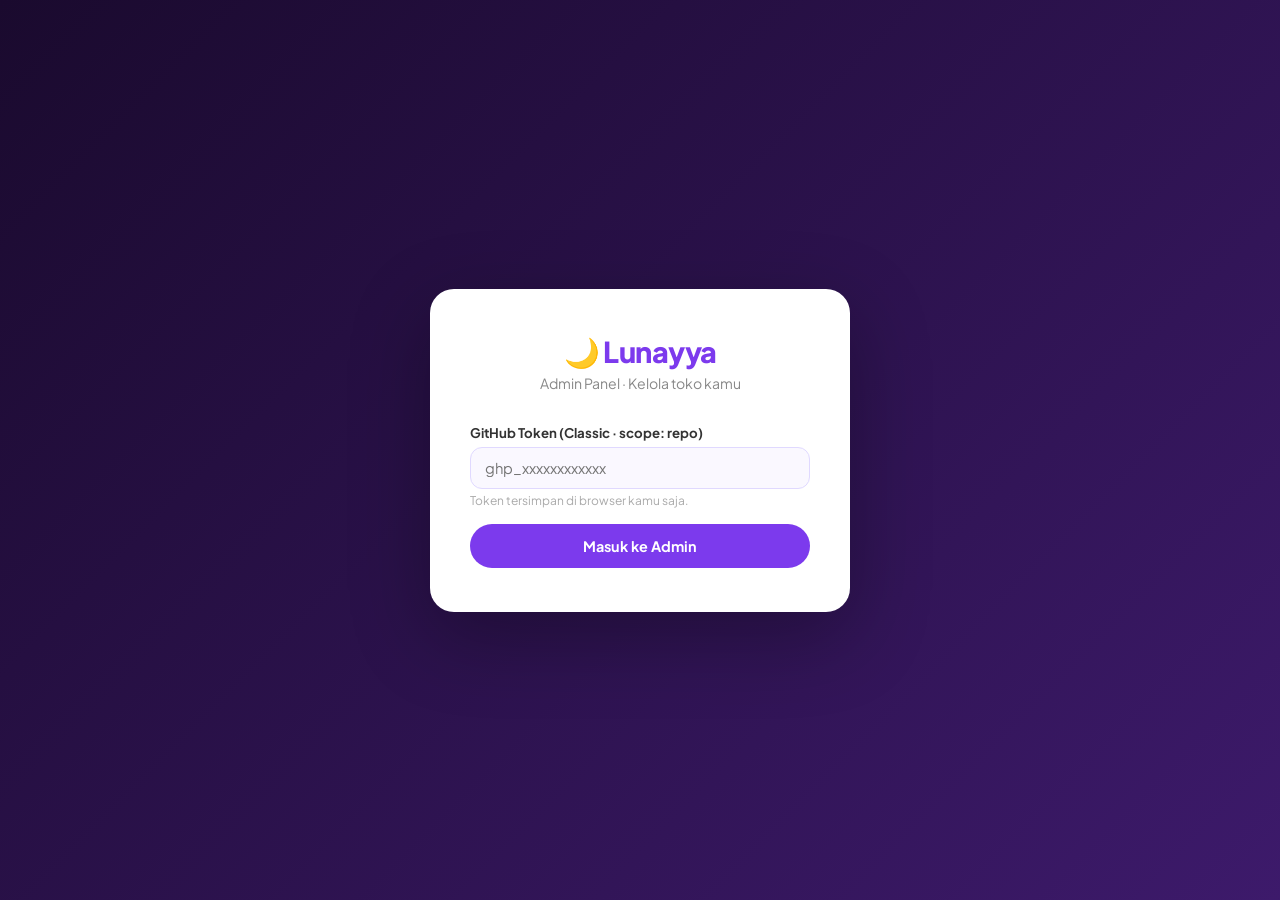
<file: admin.html>
<!DOCTYPE html>
<html lang="id">
<head>
  <meta charset="UTF-8"/>
  <meta name="viewport" content="width=device-width, initial-scale=1.0"/>
  <title>Admin – Lunayya</title>
  <link rel="preconnect" href="https://fonts.googleapis.com"/>
  <link href="https://fonts.googleapis.com/css2?family=Plus+Jakarta+Sans:wght@400;600;700;800&display=swap" rel="stylesheet"/>
  <style>
    *,*::before,*::after{box-sizing:border-box;margin:0;padding:0}
    body{font-family:'Plus Jakarta Sans',system-ui,sans-serif;background:#f8f7ff;color:#1a1a1a;min-height:100vh}
    :root{--purple:#7c3aed;--purple-dark:#5b21b6;--purple-light:#ede9fe;--radius:14px}

    /* LOGIN */
    #loginScreen{display:flex;align-items:center;justify-content:center;min-height:100vh;padding:20px;background:linear-gradient(135deg,#1a0a2e,#3d1a6b)}
    .login-box{background:#fff;border-radius:24px;padding:44px 40px;max-width:420px;width:100%;box-shadow:0 24px 80px rgba(0,0,0,.3);text-align:center}
    .login-logo{font-size:1.8rem;font-weight:800;color:var(--purple);margin-bottom:4px;letter-spacing:-.02em}
    .login-sub{color:#888;font-size:.88rem;margin-bottom:32px}
    .form-group{margin-bottom:16px;text-align:left}
    .form-group label{display:block;font-size:.83rem;font-weight:700;margin-bottom:6px;color:#333}
    .form-group input,.form-group textarea{width:100%;padding:11px 14px;border:1.5px solid #e0d9ff;border-radius:12px;font-size:.92rem;font-family:inherit;background:#faf8ff}
    .form-group input:focus,.form-group textarea:focus{outline:none;border-color:var(--purple)}
    .btn{display:inline-flex;align-items:center;justify-content:center;gap:7px;padding:11px 24px;border-radius:99px;font-weight:700;font-size:.9rem;cursor:pointer;border:2px solid transparent;transition:all .2s;font-family:inherit}
    .btn-primary{background:var(--purple);color:#fff}
    .btn-primary:hover{background:var(--purple-dark)}
    .btn-block{width:100%}
    .btn-danger{background:#fee2e2;color:#dc2626;border-color:#fca5a5}
    .btn-danger:hover{background:#fecaca}
    .btn-sm{padding:7px 16px;font-size:.8rem}
    .btn-outline{background:transparent;color:var(--purple);border-color:var(--purple)}
    .btn-outline:hover{background:var(--purple-light)}
    .btn-ghost{background:transparent;color:#888;border-color:#ddd}
    .btn-ghost:hover{background:#f5f5f5}
    .err-msg{color:#dc2626;font-size:.8rem;margin-top:10px;display:none}
    .hint{font-size:.75rem;color:#aaa;margin-top:4px}

    /* ADMIN LAYOUT */
    #adminScreen{display:none;min-height:100vh}
    .topbar{background:#fff;border-bottom:1px solid #ede9fe;padding:0 28px;height:62px;display:flex;align-items:center;gap:16px;position:sticky;top:0;z-index:10;box-shadow:0 2px 12px rgba(124,58,237,.06)}
    .topbar-brand{font-weight:800;font-size:1.15rem;color:var(--purple);flex:1;letter-spacing:-.02em}
    .topbar a{font-size:.83rem;color:#666;text-decoration:none;font-weight:600}
    .topbar a:hover{color:var(--purple)}
    .admin-body{max-width:980px;margin:0 auto;padding:32px 20px}

    /* TABS */
    .tabs{display:flex;gap:4px;background:#ede9fe;border-radius:12px;padding:4px;margin-bottom:28px;flex-wrap:wrap}
    .tab-btn{padding:9px 20px;border:none;border-radius:9px;font-weight:700;font-size:.83rem;cursor:pointer;background:transparent;color:#888;transition:all .2s;font-family:inherit}
    .tab-btn.active{background:#fff;color:var(--purple);box-shadow:0 2px 10px rgba(124,58,237,.12)}

    /* CARDS */
    .card{background:#fff;border-radius:var(--radius);padding:26px;box-shadow:0 2px 16px rgba(124,58,237,.06);margin-bottom:20px;border:1.5px solid #f0ebff}
    .card-title{font-size:1rem;font-weight:800;margin-bottom:18px;padding-bottom:12px;border-bottom:1.5px solid #f5f0ff;color:#1a1a1a}

    /* FORM */
    .form-row{display:grid;grid-template-columns:1fr 1fr;gap:14px}
    .form-row .form-group{margin-bottom:0}
    .form-group textarea{resize:vertical}
    .form-actions{display:flex;gap:10px;margin-top:18px;flex-wrap:wrap}
    .emoji-grid{display:flex;flex-wrap:wrap;gap:7px;margin-top:8px}
    .emoji-opt{font-size:1.4rem;cursor:pointer;padding:6px 8px;border-radius:8px;border:2px solid transparent;transition:all .15s}
    .emoji-opt:hover,.emoji-opt.selected{border-color:var(--purple);background:var(--purple-light)}
    input[type=checkbox]{width:16px;height:16px;accent-color:var(--purple);margin-right:6px;cursor:pointer}

    /* UPLOAD AREA */
    .upload-area{
      border:2px dashed #d8d0ff;border-radius:var(--radius);
      padding:22px 16px;text-align:center;cursor:pointer;
      transition:border-color .2s,background .2s;
      position:relative;overflow:hidden;
      background:#faf8ff;min-height:110px;
      display:flex;flex-direction:column;align-items:center;justify-content:center;gap:7px;
    }
    .upload-area:hover,.upload-area.drag{border-color:var(--purple);background:var(--purple-light)}
    .upload-area input[type=file]{position:absolute;inset:0;opacity:0;cursor:pointer;width:100%;height:100%}
    .upload-icon{font-size:1.8rem}
    .upload-label{font-size:.85rem;color:#666;font-weight:600}
    .upload-hint{font-size:.74rem;color:#bbb}
    .preview-img{width:100%;max-height:180px;object-fit:contain;border-radius:10px;margin-top:6px;display:none}
    .preview-img.show{display:block}
    .remove-img-btn{
      position:absolute;top:8px;right:8px;
      background:#fff;border:1.5px solid #eee;border-radius:50%;
      width:28px;height:28px;cursor:pointer;font-size:.9rem;
      display:none;align-items:center;justify-content:center;z-index:2;
      transition:background .2s;
    }
    .remove-img-btn:hover{background:#fee2e2}
    .remove-img-btn.show{display:flex}

    /* MULTI IMAGE UPLOAD */
    .multi-img-wrap{display:flex;flex-wrap:wrap;gap:10px;margin-top:4px}
    .multi-img-slot{
      width:90px;height:90px;border-radius:12px;
      border:2px dashed #d8d0ff;background:#faf8ff;
      position:relative;overflow:hidden;cursor:pointer;
      display:flex;flex-direction:column;align-items:center;justify-content:center;gap:4px;
      flex-shrink:0;transition:border-color .2s,background .2s;
    }
    .multi-img-slot:hover{border-color:var(--purple);background:var(--purple-light)}
    .multi-img-slot input[type=file]{position:absolute;inset:0;opacity:0;cursor:pointer;width:100%;height:100%}
    .multi-img-slot img{position:absolute;inset:0;width:100%;height:100%;object-fit:cover;border-radius:10px}
    .multi-img-slot .slot-icon{font-size:1.3rem;position:relative;z-index:1}
    .multi-img-slot .slot-label{font-size:.65rem;color:#bbb;position:relative;z-index:1}
    .multi-img-slot .slot-del{
      position:absolute;top:3px;right:3px;z-index:5;
      background:rgba(0,0,0,.55);color:#fff;border:none;border-radius:50%;
      width:20px;height:20px;cursor:pointer;font-size:.7rem;
      display:none;align-items:center;justify-content:center;line-height:1;
    }
    .multi-img-slot .slot-del.show{display:flex}
    .multi-img-slot .slot-del:hover{background:rgba(220,38,38,.85)}
    .multi-img-add{
      width:90px;height:90px;border-radius:12px;
      border:2px dashed #d8d0ff;background:#faf8ff;
      display:flex;flex-direction:column;align-items:center;justify-content:center;gap:4px;
      cursor:pointer;position:relative;flex-shrink:0;transition:border-color .2s,background .2s;
    }
    .multi-img-add:hover{border-color:var(--purple);background:var(--purple-light)}
    .multi-img-add input[type=file]{position:absolute;inset:0;opacity:0;cursor:pointer;width:100%;height:100%}
    .multi-img-add .add-icon{font-size:1.4rem;color:#c4b5fd}
    .multi-img-add .add-label{font-size:.65rem;color:#bbb}

    /* PROGRESS */
    .progress-bar-wrap{width:100%;background:#ede9fe;border-radius:99px;height:5px;margin-top:8px;display:none}
    .progress-bar{height:100%;background:var(--purple);border-radius:99px;width:0;transition:width .4s}
    .progress-bar-wrap.show{display:block}

    /* PRODUCT LIST */
    .product-list{display:flex;flex-direction:column;gap:11px}
    .product-row{display:flex;align-items:center;gap:14px;padding:13px 16px;background:#fff;border-radius:var(--radius);box-shadow:0 1px 8px rgba(124,58,237,.06);transition:box-shadow .2s;border:1.5px solid #f5f0ff}
    .product-row:hover{box-shadow:0 4px 20px rgba(124,58,237,.12)}
    .product-thumb{width:52px;height:52px;border-radius:10px;object-fit:cover;background:#f5f0ff;flex-shrink:0;display:flex;align-items:center;justify-content:center;font-size:1.8rem;overflow:hidden}
    .product-thumb img{width:100%;height:100%;object-fit:cover}
    .product-info{flex:1;min-width:0}
    .product-info strong{display:block;font-size:.92rem;white-space:nowrap;overflow:hidden;text-overflow:ellipsis}
    .product-info span{font-size:.78rem;color:#888}
    .product-price{font-weight:800;color:var(--purple);font-size:.93rem;white-space:nowrap}
    .product-actions{display:flex;gap:7px;flex-shrink:0}
    .badge-off{display:inline-block;background:#fee2e2;color:#dc2626;border-radius:99px;padding:1px 9px;font-size:.7rem;font-weight:700;margin-left:5px}

    /* TESTIMONI GRID */
    .testi-upload-grid{display:grid;grid-template-columns:repeat(auto-fill,minmax(160px,1fr));gap:14px}
    .testi-slot{
      aspect-ratio:4/5;border-radius:var(--radius);
      border:2px dashed #d8d0ff;background:#faf8ff;
      position:relative;overflow:hidden;cursor:pointer;
      display:flex;align-items:center;justify-content:center;
      flex-direction:column;gap:6px;transition:border-color .2s,background .2s;
    }
    .testi-slot:hover{border-color:var(--purple);background:var(--purple-light)}
    .testi-slot input[type=file]{position:absolute;inset:0;opacity:0;cursor:pointer}
    .testi-slot img{position:absolute;inset:0;width:100%;height:100%;object-fit:cover}
    .testi-slot-icon{font-size:1.6rem;position:relative;z-index:1}
    .testi-slot-label{font-size:.74rem;color:#aaa;position:relative;z-index:1}
    .testi-del-btn{
      position:absolute;top:6px;right:6px;z-index:5;
      background:#fff;border:1.5px solid #eee;border-radius:50%;
      width:26px;height:26px;cursor:pointer;font-size:.82rem;
      display:none;align-items:center;justify-content:center;
    }
    .testi-del-btn:hover{background:#fee2e2}
    .testi-del-btn.show{display:flex}

    /* HERO SLOTS */
    .hero-slots{display:grid;grid-template-columns:repeat(3,1fr);gap:16px}
    .hero-slot{
      aspect-ratio:3/4;border-radius:var(--radius);
      border:2px dashed #d8d0ff;background:#faf8ff;
      position:relative;overflow:hidden;cursor:pointer;
      display:flex;flex-direction:column;align-items:center;justify-content:center;gap:8px;
      transition:border-color .2s,background .2s;
    }
    .hero-slot:hover{border-color:var(--purple);background:var(--purple-light)}
    .hero-slot input[type=file]{position:absolute;inset:0;opacity:0;cursor:pointer}
    .hero-slot img{position:absolute;inset:0;width:100%;height:100%;object-fit:cover}
    .hero-slot-num{font-size:2rem;font-weight:800;color:#d8d0ff;position:relative;z-index:1}
    .hero-slot-label{font-size:.78rem;color:#bbb;position:relative;z-index:1;text-align:center;padding:0 8px}
    .hero-slot-del{
      position:absolute;top:8px;right:8px;z-index:5;
      background:#fff;border:1.5px solid #eee;border-radius:50%;
      width:28px;height:28px;cursor:pointer;font-size:.88rem;
      display:none;align-items:center;justify-content:center;
    }
    .hero-slot-del:hover{background:#fee2e2}
    .hero-slot-del.show{display:flex}

    /* LOGO PREVIEW */
    .logo-preview-box{
      display:flex;align-items:center;gap:20px;
      background:#faf8ff;border-radius:var(--radius);
      border:1.5px solid #ede9fe;padding:20px;margin-top:16px;
    }
    .logo-preview-box img{max-height:60px;max-width:200px;object-fit:contain}
    .logo-preview-box .placeholder{font-size:1.4rem;font-weight:800;color:var(--purple)}

    /* ORDERS */
    .order-row{padding:16px;background:#fff;border-radius:var(--radius);box-shadow:0 1px 8px rgba(124,58,237,.06);margin-bottom:11px;border:1.5px solid #f5f0ff}
    .order-header{display:flex;align-items:center;gap:10px;margin-bottom:8px;flex-wrap:wrap}
    .order-num{background:var(--purple-light);color:var(--purple);border-radius:99px;padding:3px 12px;font-size:.78rem;font-weight:800}
    .order-time{font-size:.76rem;color:#aaa;margin-left:auto}
    .order-detail{font-size:.83rem;color:#444;line-height:1.9}
    .order-items{background:#f8f7ff;border-radius:10px;padding:10px 14px;margin:8px 0;font-size:.82rem}

    /* TOAST */
    .toast{position:fixed;bottom:28px;left:50%;transform:translateX(-50%);background:#1a0a2e;color:#fff;padding:12px 28px;border-radius:99px;font-size:.86rem;font-weight:600;z-index:999;opacity:0;transition:opacity .3s;pointer-events:none;white-space:nowrap;border:1px solid rgba(192,132,252,.3)}
    .toast.show{opacity:1}

    /* SPINNER */
    .spinner{display:inline-block;width:16px;height:16px;border:2px solid rgba(255,255,255,.4);border-top-color:#fff;border-radius:50%;animation:spin .6s linear infinite;vertical-align:middle}
    @keyframes spin{to{transform:rotate(360deg)}}
    .loading-overlay{text-align:center;padding:44px;color:#bbb}

    @media(max-width:640px){
      .form-row{grid-template-columns:1fr}
      .product-row{flex-wrap:wrap}
      .hero-slots{grid-template-columns:1fr 1fr}
      .testi-upload-grid{grid-template-columns:repeat(2,1fr)}
    }
  </style>
</head>
<body>

<!-- ==================== LOGIN ==================== -->
<div id="loginScreen">
  <div class="login-box">
    <div class="login-logo">🌙 Lunayya</div>
    <div class="login-sub">Admin Panel · Kelola toko kamu</div>
    <div class="form-group">
      <label>GitHub Token (Classic · scope: repo)</label>
      <input type="password" id="tokenInput" placeholder="ghp_xxxxxxxxxxxx" autocomplete="current-password"/>
      <div class="hint">Token tersimpan di browser kamu saja.</div>
    </div>
    <button class="btn btn-primary btn-block" onclick="doLogin()">Masuk ke Admin</button>
    <div class="err-msg" id="loginErr">Token tidak valid atau tidak punya akses ke repo.</div>
  </div>
</div>

<!-- ==================== ADMIN ==================== -->
<div id="adminScreen">
  <div class="topbar">
    <div class="topbar-brand">🌙 Lunayya Admin</div>
    <a href="index.html" target="_blank">Lihat toko ↗</a>
    <button class="btn btn-sm btn-ghost" onclick="doLogout()" style="margin-left:8px">Keluar</button>
  </div>
  <div class="admin-body">

    <div class="tabs">
      <button class="tab-btn active" onclick="showTab('products')">📦 Produk</button>
      <button class="tab-btn" onclick="showTab('appearance')">🎨 Tampilan</button>
      <button class="tab-btn" onclick="showTab('orders')">📋 Pesanan</button>
    </div>

    <!-- ===== TAB PRODUK ===== -->
    <div id="tabProducts">
      <div class="card">
        <div class="card-title" id="formTitle">➕ Tambah Produk</div>

        <!-- Foto Multi -->
        <div class="form-group">
          <label>Foto Produk <span style="color:#bbb;font-weight:400">(maks 6 foto · klik thumbnail untuk hapus)</span></label>
          <div class="multi-img-wrap" id="prodImgWrap">
            <!-- diisi JS -->
          </div>
        </div>

        <!-- Emoji -->
        <div class="form-group">
          <label>Ikon Emoji <span style="color:#bbb;font-weight:400">(tampil jika tidak ada foto)</span></label>
          <div class="emoji-grid" id="emojiGrid"></div>
          <input type="hidden" id="fEmoji" value="👗"/>
        </div>

        <div class="form-row">
          <div class="form-group">
            <label>Nama Produk</label>
            <input type="text" id="fName" placeholder="Contoh: Hijab Voile Premium"/>
          </div>
          <div class="form-group">
            <label>Harga (Rp)</label>
            <input type="number" id="fPrice" placeholder="85000"/>
          </div>
        </div>
        <div class="form-group" style="margin-top:14px">
          <label>Ukuran <span style="color:#bbb;font-weight:400">(pisahkan koma)</span></label>
          <input type="text" id="fSizes" placeholder="S, M, L, XL"/>
        </div>
        <div class="form-group" style="margin-top:14px">
          <label>Warna <span style="color:#bbb;font-weight:400">(pisahkan koma)</span></label>
          <input type="text" id="fColors" placeholder="Hitam, Putih, Navy, Dusty Pink"/>
        </div>
        <div class="form-group" style="margin-top:14px;display:flex;align-items:center">
          <input type="checkbox" id="fActive" checked/>
          <label for="fActive" style="margin:0;cursor:pointer;font-weight:600">Tampilkan di toko</label>
        </div>
        <div class="form-actions">
          <button class="btn btn-primary" id="saveBtn" onclick="saveProduct()">Simpan Produk</button>
          <button class="btn btn-ghost" id="cancelBtn" onclick="cancelEdit()" style="display:none">Batal</button>
        </div>
      </div>

      <div class="card">
        <div class="card-title">📦 Daftar Produk</div>
        <div id="productList" class="product-list">
          <div class="loading-overlay">Memuat produk...</div>
        </div>
      </div>
    </div>

    <!-- ===== TAB TAMPILAN ===== -->
    <div id="tabAppearance" style="display:none">

      <!-- LOGO -->
      <div class="card">
        <div class="card-title">🏷️ Logo Toko</div>
        <p style="font-size:.85rem;color:#888;margin-bottom:16px">Upload logo toko kamu. Akan muncul di navbar dan footer. Gunakan PNG transparan untuk hasil terbaik.</p>
        <div class="upload-area" id="logoArea" style="max-width:340px">
          <input type="file" id="logoInput" accept="image/png,image/jpeg,image/svg+xml,image/webp" onchange="onLogoPick(event)"/>
          <button type="button" class="remove-img-btn" id="logoRemove" onclick="removeLogo(event)">×</button>
          <div id="logoPlaceholder">
            <div class="upload-icon">🏷️</div>
            <div class="upload-label">Upload Logo</div>
            <div class="upload-hint">PNG transparan direkomendasikan · maks 1 MB</div>
          </div>
          <img class="preview-img" id="logoPreview" alt="logo preview"/>
        </div>
        <div class="form-actions">
          <button class="btn btn-primary btn-sm" onclick="saveLogo()">Simpan Logo</button>
        </div>
      </div>

      <!-- HERO CAROUSEL IMAGES -->
      <div class="card">
        <div class="card-title">🖼️ Foto Hero (Carousel 3 Slide)</div>
        <p style="font-size:.85rem;color:#888;margin-bottom:20px">Upload foto untuk 3 slide di bagian utama halaman. Rasio 3:4 (portrait) direkomendasikan.</p>
        <div class="hero-slots">
          <div class="hero-slot" id="heroSlot0">
            <input type="file" accept="image/*" onchange="onHeroImagePick(event,0)"/>
            <button type="button" class="hero-slot-del" id="heroDel0" onclick="removeHeroImage(event,0)">×</button>
            <div class="hero-slot-num" id="heroSlotNum0">1</div>
            <div class="hero-slot-label">Slide 1</div>
          </div>
          <div class="hero-slot" id="heroSlot1">
            <input type="file" accept="image/*" onchange="onHeroImagePick(event,1)"/>
            <button type="button" class="hero-slot-del" id="heroDel1" onclick="removeHeroImage(event,1)">×</button>
            <div class="hero-slot-num" id="heroSlotNum1">2</div>
            <div class="hero-slot-label">Slide 2</div>
          </div>
          <div class="hero-slot" id="heroSlot2">
            <input type="file" accept="image/*" onchange="onHeroImagePick(event,2)"/>
            <button type="button" class="hero-slot-del" id="heroDel2" onclick="removeHeroImage(event,2)">×</button>
            <div class="hero-slot-num" id="heroSlotNum2">3</div>
            <div class="hero-slot-label">Slide 3</div>
          </div>
        </div>
        <div class="form-actions" style="margin-top:20px">
          <button class="btn btn-primary btn-sm" onclick="saveHeroImages()">Simpan Foto Hero</button>
        </div>
      </div>

      <!-- TESTIMONI -->
      <div class="card">
        <div class="card-title">💬 Foto Testimoni</div>
        <p style="font-size:.85rem;color:#888;margin-bottom:20px">Upload foto testimoni pelanggan. Klik kotak untuk menambah, tekan × untuk hapus. Bisa hingga 8 foto.</p>
        <div class="testi-upload-grid" id="testiGrid"></div>
        <div class="form-actions" style="margin-top:20px">
          <button class="btn btn-primary btn-sm" onclick="saveTestimoni()">Simpan Testimoni</button>
        </div>
      </div>

    </div>

    <!-- ===== TAB PESANAN ===== -->
    <div id="tabOrders" style="display:none">
      <div class="card">
        <div class="card-title">📋 Pesanan Masuk</div>
        <div id="orderList"><div class="loading-overlay">Memuat pesanan...</div></div>
      </div>
    </div>

  </div>
</div>

<div class="toast" id="toast"></div>

<script>
/* ======================================================
   CONFIG
====================================================== */
const REPO_OWNER    = "dentuban1";
const REPO_NAME     = "lunayya";
const PRODUCTS_FILE = "products.json";
const SETTINGS_FILE = "settings.json";
const IMAGES_DIR    = "images";

const EMOJIS = ["👗","👚","👘","🩱","🧥","👖","👒","👜","🎀","🧣","🧤","💄","💍","🛍️","🎨","✨","🌙","🌸"];

/* ======================================================
   STATE
====================================================== */
let TOKEN    = "";
let products = [];
let settings = { logo:"", heroImages:["","",""], testimoni:[] };
let productFileSha  = "";
let settingsFileSha = "";

// Product form state
let editingId     = null;
let prodImgB64    = null;
let prodImgChanged = false;
let prodImgOldUrl  = null;

// Hero images state  [b64|null, b64|null, b64|null] — null = no change
let heroB64     = [null, null, null];
let heroChanged = [false, false, false];
let heroOldUrl  = ["", "", ""];

// Logo state
let logoB64     = null;
let logoChanged = false;
let logoOldUrl  = "";

// Testimoni state
let testiSlots   = [];   // array of { url: string|null, b64: string|null, changed: bool }
const MAX_TESTI  = 8;

/* ======================================================
   LOGIN
====================================================== */
async function doLogin() {
  const t = document.getElementById("tokenInput").value.trim();
  if (!t) return;
  document.getElementById("loginErr").style.display = "none";
  try {
    const r = await ghFetch(`https://api.github.com/repos/${REPO_OWNER}/${REPO_NAME}/contents/${PRODUCTS_FILE}`, t);
    if (!r.ok) throw new Error();
    TOKEN = t;
    localStorage.setItem("jc_token", t);
    showAdmin();
  } catch {
    document.getElementById("loginErr").style.display = "block";
  }
}

function doLogout() {
  TOKEN = "";
  localStorage.removeItem("jc_token");
  document.getElementById("adminScreen").style.display = "none";
  document.getElementById("loginScreen").style.display  = "flex";
  document.getElementById("tokenInput").value = "";
}

/* ======================================================
   INIT
====================================================== */
window.addEventListener("DOMContentLoaded", () => {
  buildEmojiGrid();
  const saved = localStorage.getItem("jc_token");
  if (saved) { TOKEN = saved; document.getElementById("tokenInput").value = saved; doLogin(); }
  document.getElementById("tokenInput").addEventListener("keydown", e => { if(e.key==="Enter") doLogin(); });
});

function buildEmojiGrid() {
  document.getElementById("emojiGrid").innerHTML = EMOJIS.map(e =>
    `<span class="emoji-opt${e==="👗"?" selected":""}" onclick="selectEmoji('${e}')">${e}</span>`
  ).join("");
}

function selectEmoji(e) {
  document.getElementById("fEmoji").value = e;
  document.querySelectorAll(".emoji-opt").forEach(el => el.classList.toggle("selected", el.textContent===e));
}

function showAdmin() {
  document.getElementById("loginScreen").style.display = "none";
  document.getElementById("adminScreen").style.display = "block";
  loadProducts();
  initProdImgSlots([]);
  loadSettings();
}

/* ======================================================
   TABS
====================================================== */
function showTab(tab) {
  ["products","appearance","orders"].forEach(t => {
    document.getElementById("tab"+capitalize(t)).style.display = t===tab ? "block" : "none";
  });
  document.querySelectorAll(".tab-btn").forEach((b,i) => {
    b.classList.toggle("active", ["products","appearance","orders"][i]===tab);
  });
  if (tab==="orders") loadOrders();
}

const capitalize = s => s.charAt(0).toUpperCase() + s.slice(1);

/* ======================================================
   GITHUB API
====================================================== */
async function ghFetch(url, token, options={}) {
  return fetch(url, {
    ...options,
    headers: {
      "Authorization": `token ${token||TOKEN}`,
      "Accept": "application/vnd.github.v3+json",
      "Content-Type": "application/json",
      ...(options.headers||{})
    }
  });
}

async function getFileSha(path) {
  const r = await ghFetch(`https://api.github.com/repos/${REPO_OWNER}/${REPO_NAME}/contents/${path}`);
  if (r.status===404) return null;
  return (await r.json()).sha || null;
}

async function uploadFileToBranch(b64, path, message) {
  const sha  = await getFileSha(path);
  const body = { message, content: b64 };
  if (sha) body.sha = sha;
  const r = await ghFetch(`https://api.github.com/repos/${REPO_OWNER}/${REPO_NAME}/contents/${path}`, TOKEN, {
    method:"PUT", body:JSON.stringify(body)
  });
  if (!r.ok) { const e = await r.json(); throw new Error(e.message||"Gagal upload"); }
  return `https://raw.githubusercontent.com/${REPO_OWNER}/${REPO_NAME}/main/${path}`;
}

async function saveJsonFile(obj, filePath, fileShaRef, message) {
  const content = btoa(unescape(encodeURIComponent(JSON.stringify(obj, null, 2))));
  const r = await ghFetch(`https://api.github.com/repos/${REPO_OWNER}/${REPO_NAME}/contents/${filePath}`, TOKEN, {
    method:"PUT",
    body:JSON.stringify({ message, content, sha: fileShaRef })
  });
  if (!r.ok) throw new Error("Gagal menyimpan "+filePath);
  return (await r.json()).content.sha;
}

/* ======================================================
   LOAD DATA
====================================================== */
async function loadProducts() {
  try {
    const r    = await ghFetch(`https://api.github.com/repos/${REPO_OWNER}/${REPO_NAME}/contents/${PRODUCTS_FILE}`);
    const data = await r.json();
    productFileSha = data.sha;
    products = JSON.parse(atob(data.content.replace(/\n/g,"")));
    renderProductList();
  } catch {
    document.getElementById("productList").innerHTML = `<div class="loading-overlay">Gagal memuat produk.</div>`;
  }
}

async function loadSettings() {
  try {
    const r = await ghFetch(`https://api.github.com/repos/${REPO_OWNER}/${REPO_NAME}/contents/${SETTINGS_FILE}`);
    if (r.status===404) { renderAppearanceUI(); return; }
    const data = await r.json();
    settingsFileSha = data.sha;
    settings = JSON.parse(atob(data.content.replace(/\n/g,"")));
    if (!settings.heroImages) settings.heroImages = ["","",""];
    if (!settings.testimoni)  settings.testimoni  = [];
    renderAppearanceUI();
  } catch { renderAppearanceUI(); }
}

/* ======================================================
   APPEARANCE UI
====================================================== */
function renderAppearanceUI() {
  // Logo
  logoOldUrl = settings.logo || "";
  if (logoOldUrl) {
    showUploadPreview("logoPreview","logoPlaceholder","logoRemove", logoOldUrl);
  }

  // Hero images
  heroOldUrl = [...(settings.heroImages||["","",""])];
  heroOldUrl.forEach((url, i) => {
    if (url) setHeroSlotImage(i, url);
  });

  // Testimoni slots
  testiSlots = (settings.testimoni||[]).map(url => ({ url, b64:null, changed:false }));
  // Tambah slot kosong sampai MAX_TESTI
  while (testiSlots.length < MAX_TESTI) testiSlots.push({ url:null, b64:null, changed:false });
  renderTestiGrid();
}

/* ======================================================
   LOGO
====================================================== */
function onLogoPick(e) {
  const f = e.target.files[0];
  if (f) processUploadFile(f, 400, (b64, dataUrl) => {
    logoB64 = b64; logoChanged = true;
    showUploadPreview("logoPreview","logoPlaceholder","logoRemove", dataUrl);
  });
}

function removeLogo(e) {
  e.stopPropagation();
  logoB64 = null; logoChanged = true;
  hideUploadPreview("logoPreview","logoPlaceholder","logoRemove");
  document.getElementById("logoInput").value = "";
}

async function saveLogo() {
  if (!logoChanged) { toast("Belum ada perubahan logo."); return; }
  const btn = event.target;
  btn.innerHTML = `<span class="spinner"></span> Menyimpan...`; btn.disabled = true;
  try {
    let newUrl = "";
    if (logoB64) {
      newUrl = await uploadFileToBranch(logoB64, `${IMAGES_DIR}/logo.png`, "update logo toko");
    }
    settings.logo = newUrl;
    settingsFileSha = await saveJsonFile(settings, SETTINGS_FILE, settingsFileSha, "update logo");
    logoChanged = false; logoOldUrl = newUrl;
    toast("Logo tersimpan ✓");
  } catch(err) { toast("Gagal: "+err.message); }
  finally { btn.innerHTML = "Simpan Logo"; btn.disabled = false; }
}

/* ======================================================
   HERO IMAGES
====================================================== */
function onHeroImagePick(e, idx) {
  const f = e.target.files[0];
  if (!f) return;
  processUploadFile(f, 900, (b64, dataUrl) => {
    heroB64[idx] = b64; heroChanged[idx] = true;
    setHeroSlotImage(idx, dataUrl);
  });
}

function setHeroSlotImage(idx, src) {
  const slot = document.getElementById(`heroSlot${idx}`);
  // Hapus img lama jika ada
  slot.querySelectorAll("img").forEach(el => el.remove());
  const img = document.createElement("img");
  img.src = src; img.style.cssText = "position:absolute;inset:0;width:100%;height:100%;object-fit:cover";
  slot.appendChild(img);
  document.getElementById(`heroDel${idx}`).classList.add("show");
  document.getElementById(`heroSlotNum${idx}`).style.display = "none";
}

function removeHeroImage(e, idx) {
  e.stopPropagation();
  heroB64[idx] = null; heroChanged[idx] = true;
  const slot = document.getElementById(`heroSlot${idx}`);
  slot.querySelectorAll("img").forEach(el => el.remove());
  document.getElementById(`heroDel${idx}`).classList.remove("show");
  document.getElementById(`heroSlotNum${idx}`).style.display = "";
}

async function saveHeroImages() {
  if (!heroChanged.some(Boolean)) { toast("Belum ada perubahan foto hero."); return; }
  const btn = event.target;
  btn.innerHTML = `<span class="spinner"></span> Menyimpan...`; btn.disabled = true;
  try {
    for (let i=0; i<3; i++) {
      if (!heroChanged[i]) continue;
      if (heroB64[i]) {
        settings.heroImages[i] = await uploadFileToBranch(heroB64[i], `${IMAGES_DIR}/hero_${i}.jpg`, `update hero slide ${i+1}`);
      } else {
        settings.heroImages[i] = "";
      }
    }
    settingsFileSha = await saveJsonFile(settings, SETTINGS_FILE, settingsFileSha, "update hero images");
    heroChanged = [false,false,false];
    toast("Foto hero tersimpan ✓");
  } catch(err) { toast("Gagal: "+err.message); }
  finally { btn.innerHTML = "Simpan Foto Hero"; btn.disabled = false; }
}

/* ======================================================
   TESTIMONI
====================================================== */
function renderTestiGrid() {
  const grid = document.getElementById("testiGrid");
  grid.innerHTML = testiSlots.map((slot, i) => `
    <div class="testi-slot" id="testiSlot${i}">
      <input type="file" accept="image/*" onchange="onTestiPick(event,${i})"/>
      ${slot.url ? `<img src="${slot.url}" style="position:absolute;inset:0;width:100%;height:100%;object-fit:cover"/>` : ""}
      <button type="button" class="testi-del-btn ${slot.url?'show':''}" id="testiDel${i}" onclick="removeTestiSlot(event,${i})">×</button>
      ${!slot.url ? `<div class="testi-slot-icon">📸</div><div class="testi-slot-label">Foto ${i+1}</div>` : ""}
    </div>
  `).join("");
}

function onTestiPick(e, idx) {
  const f = e.target.files[0];
  if (!f) return;
  processUploadFile(f, 800, (b64, dataUrl) => {
    testiSlots[idx].b64     = b64;
    testiSlots[idx].changed = true;
    testiSlots[idx].url     = dataUrl; // preview
    renderTestiGrid();
  });
}

function removeTestiSlot(e, idx) {
  e.stopPropagation();
  testiSlots[idx] = { url:null, b64:null, changed:true };
  renderTestiGrid();
}

async function saveTestimoni() {
  const changed = testiSlots.some(s => s.changed);
  if (!changed) { toast("Belum ada perubahan testimoni."); return; }
  const btn = event.target;
  btn.innerHTML = `<span class="spinner"></span> Menyimpan...`; btn.disabled = true;
  try {
    const finalUrls = [];
    for (let i=0; i<testiSlots.length; i++) {
      const slot = testiSlots[i];
      if (!slot.changed) {
        // Pakai URL lama (dari settings) jika ada
        const oldUrl = settings.testimoni && settings.testimoni[i];
        if (oldUrl) finalUrls.push(oldUrl);
      } else if (slot.b64) {
        const url = await uploadFileToBranch(slot.b64, `${IMAGES_DIR}/testi_${i}_${Date.now()}.jpg`, `upload testimoni ${i+1}`);
        finalUrls.push(url);
      }
      // jika null/changed & no b64 → tidak dimasukkan (dihapus)
    }
    settings.testimoni = finalUrls;
    settingsFileSha = await saveJsonFile(settings, SETTINGS_FILE, settingsFileSha, "update testimoni");
    // Reset changed flags
    testiSlots.forEach(s => { s.changed = false; if(!s.b64) {}; });
    toast("Testimoni tersimpan ✓");
  } catch(err) { toast("Gagal: "+err.message); }
  finally { btn.innerHTML = "Simpan Testimoni"; btn.disabled = false; }
}

/* ======================================================
   PRODUCT MULTI-IMAGE
====================================================== */
const MAX_PROD_IMGS = 6;
// prodImgSlots: array of { url: string|null, b64: string|null, changed: bool, isNew: bool }
let prodImgSlots = [];

function initProdImgSlots(existingImages) {
  // existingImages: array of url string (dari produk yg di-edit), atau []
  prodImgSlots = (existingImages||[]).map(url => ({ url, b64:null, changed:false, isNew:false }));
  renderProdImgSlots();
}

function renderProdImgSlots() {
  const wrap = document.getElementById("prodImgWrap");
  if (!wrap) return;
  let html = "";
  prodImgSlots.forEach((slot, i) => {
    html += `<div class="multi-img-slot" id="pslot${i}">
      ${slot.url ? `<img src="${slot.url}" alt="foto ${i+1}"/>` : `<div class="slot-icon">📷</div><div class="slot-label">Foto ${i+1}</div>`}
      <button type="button" class="slot-del ${slot.url?'show':''}" onclick="removeProdImg(event,${i})">×</button>
    </div>`;
  });
  if (prodImgSlots.length < MAX_PROD_IMGS) {
    html += `<div class="multi-img-add">
      <input type="file" accept="image/*" multiple onchange="onProdImgAdd(event)"/>
      <div class="add-icon">＋</div>
      <div class="add-label">Tambah Foto</div>
    </div>`;
  }
  wrap.innerHTML = html;
}

function onProdImgAdd(e) {
  const files = Array.from(e.target.files).slice(0, MAX_PROD_IMGS - prodImgSlots.length);
  files.forEach(file => {
    if (prodImgSlots.length >= MAX_PROD_IMGS) return;
    processUploadFile(file, 900, (b64, dataUrl) => {
      prodImgSlots.push({ url: dataUrl, b64, changed: true, isNew: true });
      renderProdImgSlots();
    });
  });
}

function removeProdImg(e, idx) {
  e.stopPropagation();
  prodImgSlots.splice(idx, 1);
  renderProdImgSlots();
}

function resetProdImgSlots() {
  prodImgSlots = [];
  renderProdImgSlots();
}

/* ======================================================
   PRODUCTS CRUD
====================================================== */
function renderProductList() {
  const el = document.getElementById("productList");
  if (!products.length) { el.innerHTML=`<div class="loading-overlay">Belum ada produk.</div>`; return; }
  el.innerHTML = products.map(p => `
    <div class="product-row">
      <div class="product-thumb">
        ${(p.images&&p.images[0])||p.image ? `<img src="${(p.images&&p.images[0])||p.image}" alt="${p.name}" loading="lazy"/>` : p.emoji}
      </div>
      <div class="product-info">
        <strong>${p.name}${!p.active?'<span class="badge-off">nonaktif</span>':''}</strong>
        <span>${p.sizes.join(", ")} · ${p.colors.join(", ")}</span>
      </div>
      <div class="product-price">${fmt(p.price)}</div>
      <div class="product-actions">
        <button class="btn btn-sm btn-outline" onclick="editProduct(${p.id})">Edit</button>
        <button class="btn btn-sm btn-danger" onclick="deleteProduct(${p.id})">Hapus</button>
      </div>
    </div>
  `).join("");
}

async function saveProduct() {
  const name   = document.getElementById("fName").value.trim();
  const price  = parseInt(document.getElementById("fPrice").value);
  const sizes  = document.getElementById("fSizes").value.split(",").map(s=>s.trim()).filter(Boolean);
  const colors = document.getElementById("fColors").value.split(",").map(s=>s.trim()).filter(Boolean);
  const emoji  = document.getElementById("fEmoji").value;
  const active = document.getElementById("fActive").checked;

  if (!name)             { toast("Isi nama produk dulu!"); return; }
  if (!price||price<1)   { toast("Isi harga yang valid!"); return; }
  if (!sizes.length)     { toast("Isi minimal 1 ukuran!"); return; }
  if (!colors.length)    { toast("Isi minimal 1 warna!"); return; }

  const btn = document.getElementById("saveBtn");
  btn.innerHTML = `<span class="spinner"></span> Menyimpan...`; btn.disabled = true;

  try {
    // Upload gambar baru, kumpulkan semua URL
    const finalImages = [];
    for (const slot of prodImgSlots) {
      if (slot.isNew && slot.b64) {
        const url = await uploadFileToBranch(slot.b64, `${IMAGES_DIR}/prod_${Date.now()}_${Math.random().toString(36).slice(2,6)}.jpg`, `upload foto: ${name}`);
        finalImages.push(url);
      } else if (slot.url && !slot.isNew) {
        finalImages.push(slot.url);
      }
    }
    const imageUrl = finalImages[0] || null; // backward compat

    let newProducts;
    if (editingId) {
      newProducts = products.map(p => p.id===editingId ? {...p, name, price, sizes, colors, emoji, active, image:imageUrl||null, images:finalImages} : p);
    } else {
      const newId = products.length ? Math.max(...products.map(p=>p.id))+1 : 1;
      newProducts = [...products, {id:newId, name, price, emoji, sizes, colors, active, image:imageUrl||null, images:finalImages}];
    }

    productFileSha = await saveJsonFile(newProducts, PRODUCTS_FILE, productFileSha, editingId?`update: ${name}`:`tambah: ${name}`);
    products = newProducts;
    renderProductList();
    cancelEdit();
    toast(editingId ? "Produk diperbarui ✓" : "Produk ditambahkan ✓");
  } catch(err) { toast("Gagal: "+err.message); }
  finally { btn.innerHTML = "Simpan Produk"; btn.disabled = false; }
}

function editProduct(id) {
  const p = products.find(x=>x.id===id);
  if (!p) return;
  editingId = id; prodImgChanged = false; prodImgOldUrl = p.image||null;
  document.getElementById("formTitle").textContent   = "✏️ Edit Produk";
  document.getElementById("fName").value             = p.name;
  document.getElementById("fPrice").value            = p.price;
  document.getElementById("fSizes").value            = p.sizes.join(", ");
  document.getElementById("fColors").value           = p.colors.join(", ");
  document.getElementById("fActive").checked         = p.active;
  document.getElementById("cancelBtn").style.display = "inline-flex";
  document.getElementById("saveBtn").textContent     = "Simpan Perubahan";
  selectEmoji(p.emoji||"👗");
  // Load existing images
  const existingImgs = p.images && p.images.length ? p.images : (p.image ? [p.image] : []);
  initProdImgSlots(existingImgs);
  window.scrollTo({top:0,behavior:"smooth"});
}

function cancelEdit() {
  editingId = null; prodImgB64 = null; prodImgChanged = false; prodImgOldUrl = null;
  document.getElementById("formTitle").textContent   = "➕ Tambah Produk";
  ["fName","fPrice","fSizes","fColors"].forEach(id => document.getElementById(id).value = "");
  document.getElementById("fActive").checked         = true;
  document.getElementById("cancelBtn").style.display = "none";
  document.getElementById("saveBtn").textContent     = "Simpan Produk";
  selectEmoji("👗");
  resetProdImgSlots();
}

async function deleteProduct(id) {
  const p = products.find(x=>x.id===id);
  if (!confirm(`Hapus "${p.name}"?`)) return;
  const newProducts = products.filter(x=>x.id!==id);
  try {
    productFileSha = await saveJsonFile(newProducts, PRODUCTS_FILE, productFileSha, `hapus: ${p.name}`);
    products = newProducts; renderProductList(); toast("Produk dihapus ✓");
  } catch { toast("Gagal menghapus."); }
}

/* ======================================================
   ORDERS
====================================================== */
async function loadOrders() {
  const el = document.getElementById("orderList");
  try {
    const r = await ghFetch(`https://api.github.com/repos/${REPO_OWNER}/${REPO_NAME}/contents/orders.json`);
    if (r.status===404) { el.innerHTML=`<div class="loading-overlay">Belum ada pesanan masuk.</div>`; return; }
    const data   = await r.json();
    const orders = JSON.parse(atob(data.content.replace(/\n/g,"")));
    if (!orders.length) { el.innerHTML=`<div class="loading-overlay">Belum ada pesanan.</div>`; return; }
    el.innerHTML = [...orders].reverse().map((o,i)=>`
      <div class="order-row">
        <div class="order-header">
          <span class="order-num">#${orders.length-i}</span>
          <strong>${o.nama}</strong>
          <span style="font-size:.8rem;color:#888">· ${o.wa}</span>
          <span class="order-time">${o.waktu||""}</span>
        </div>
        <div class="order-items">${(o.items||[]).map(it=>`${it.emoji||""} ${it.name} – ${it.size} – ${it.color} ×${it.qty} = ${fmt(it.price*it.qty)}`).join("<br>")}</div>
        <div class="order-detail">📦 ${o.alamat}${o.catatan?`<br>📝 ${o.catatan}`:""}<br><strong>Total: ${fmt(o.total)}</strong></div>
      </div>
    `).join("");
  } catch { el.innerHTML=`<div class="loading-overlay">Gagal memuat pesanan.</div>`; }
}

/* ======================================================
   IMAGE UTILS
====================================================== */
function processUploadFile(file, maxPx, callback) {
  if (!file.type.startsWith("image/")) { toast("File harus berupa gambar!"); return; }
  if (file.size > 3*1024*1024) { toast("Gambar terlalu besar (maks 3 MB)!"); return; }
  const reader = new FileReader();
  reader.onload = ev => {
    const img = new Image();
    img.onload = () => {
      let w=img.width, h=img.height;
      if (w>maxPx||h>maxPx) {
        if(w>h){h=Math.round(h*maxPx/w);w=maxPx}
        else{w=Math.round(w*maxPx/h);h=maxPx}
      }
      const canvas = document.createElement("canvas");
      canvas.width=w; canvas.height=h;
      canvas.getContext("2d").drawImage(img,0,0,w,h);
      const dataUrl = canvas.toDataURL("image/jpeg", 0.85);
      callback(dataUrl.split(",")[1], dataUrl);
    };
    img.src = ev.target.result;
  };
  reader.readAsDataURL(file);
}

function showUploadPreview(previewId, placeholderId, removeBtnId, src) {
  document.getElementById(previewId).src = src;
  document.getElementById(previewId).classList.add("show");
  document.getElementById(removeBtnId).classList.add("show");
  document.getElementById(placeholderId).style.display = "none";
}

function hideUploadPreview(previewId, placeholderId, removeBtnId) {
  document.getElementById(previewId).src = "";
  document.getElementById(previewId).classList.remove("show");
  document.getElementById(removeBtnId).classList.remove("show");
  document.getElementById(placeholderId).style.display = "";
}

/* ======================================================
   HELPERS
====================================================== */
const fmt = n => "Rp " + n.toLocaleString("id-ID");

function toast(msg) {
  const el = document.getElementById("toast");
  el.textContent = msg;
  el.classList.add("show");
  setTimeout(() => el.classList.remove("show"), 2800);
}
</script>
</body>
</html>
</file>
